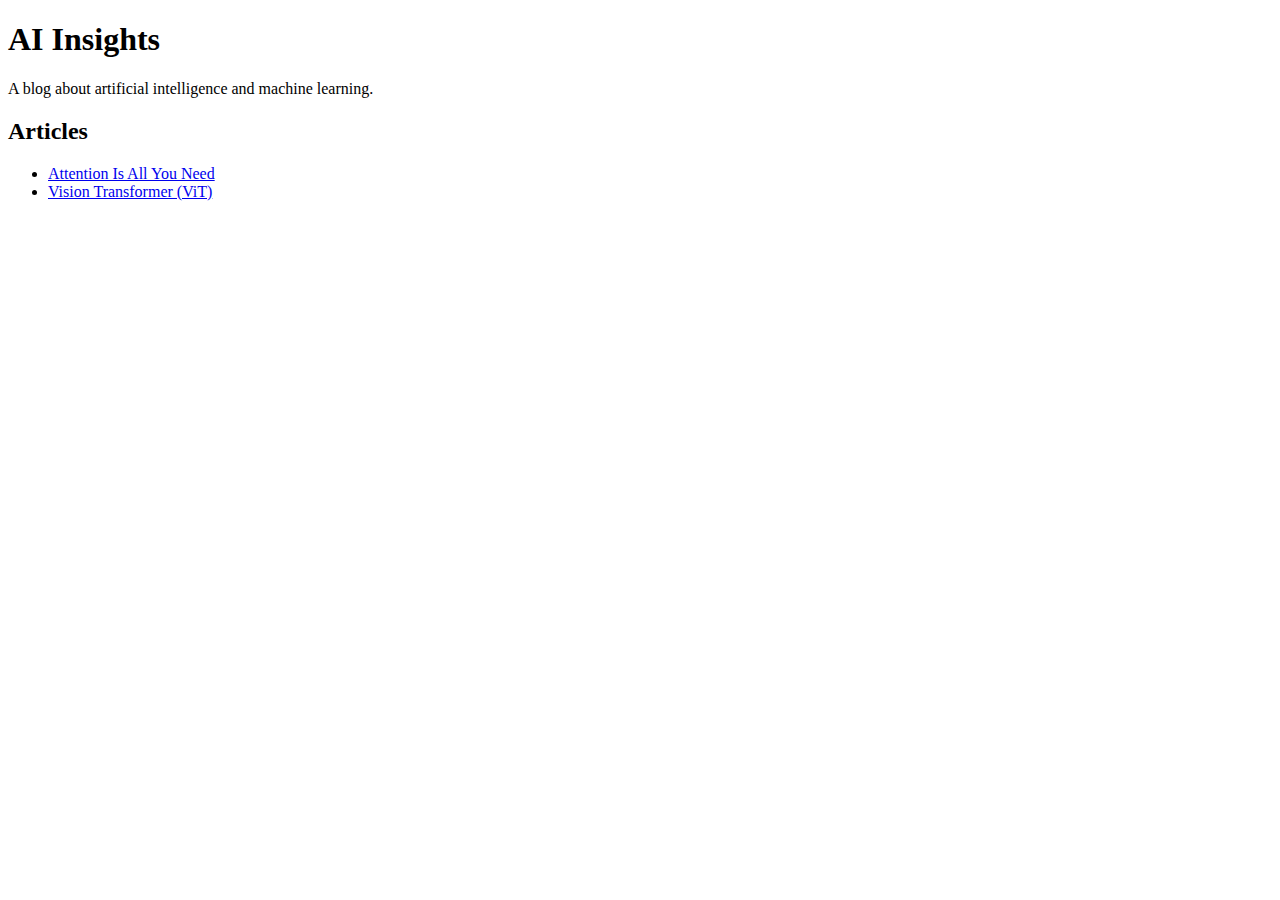
<file: lab_1/blogwebsite/index.html>
<!doctype html>
<html lang="en">
  <head>
    <meta charset="UTF-8" />
    <meta name="viewport" content="width=device-width, initial-scale=1.0" />
    <title>AI Insights</title>
  </head>
  <body>
    <h1>AI Insights</h1>
    <p>A blog about artificial intelligence and machine learning.</p>

    <h2>Articles</h2>
    <ul>
      <li>
        <a href="./attention-is-all-you-need.html">Attention Is All You Need</a>
      </li>
      <li><a href="./vision-transformer.html">Vision Transformer (ViT)</a></li>
    </ul>
  </body>
</html>
</file>
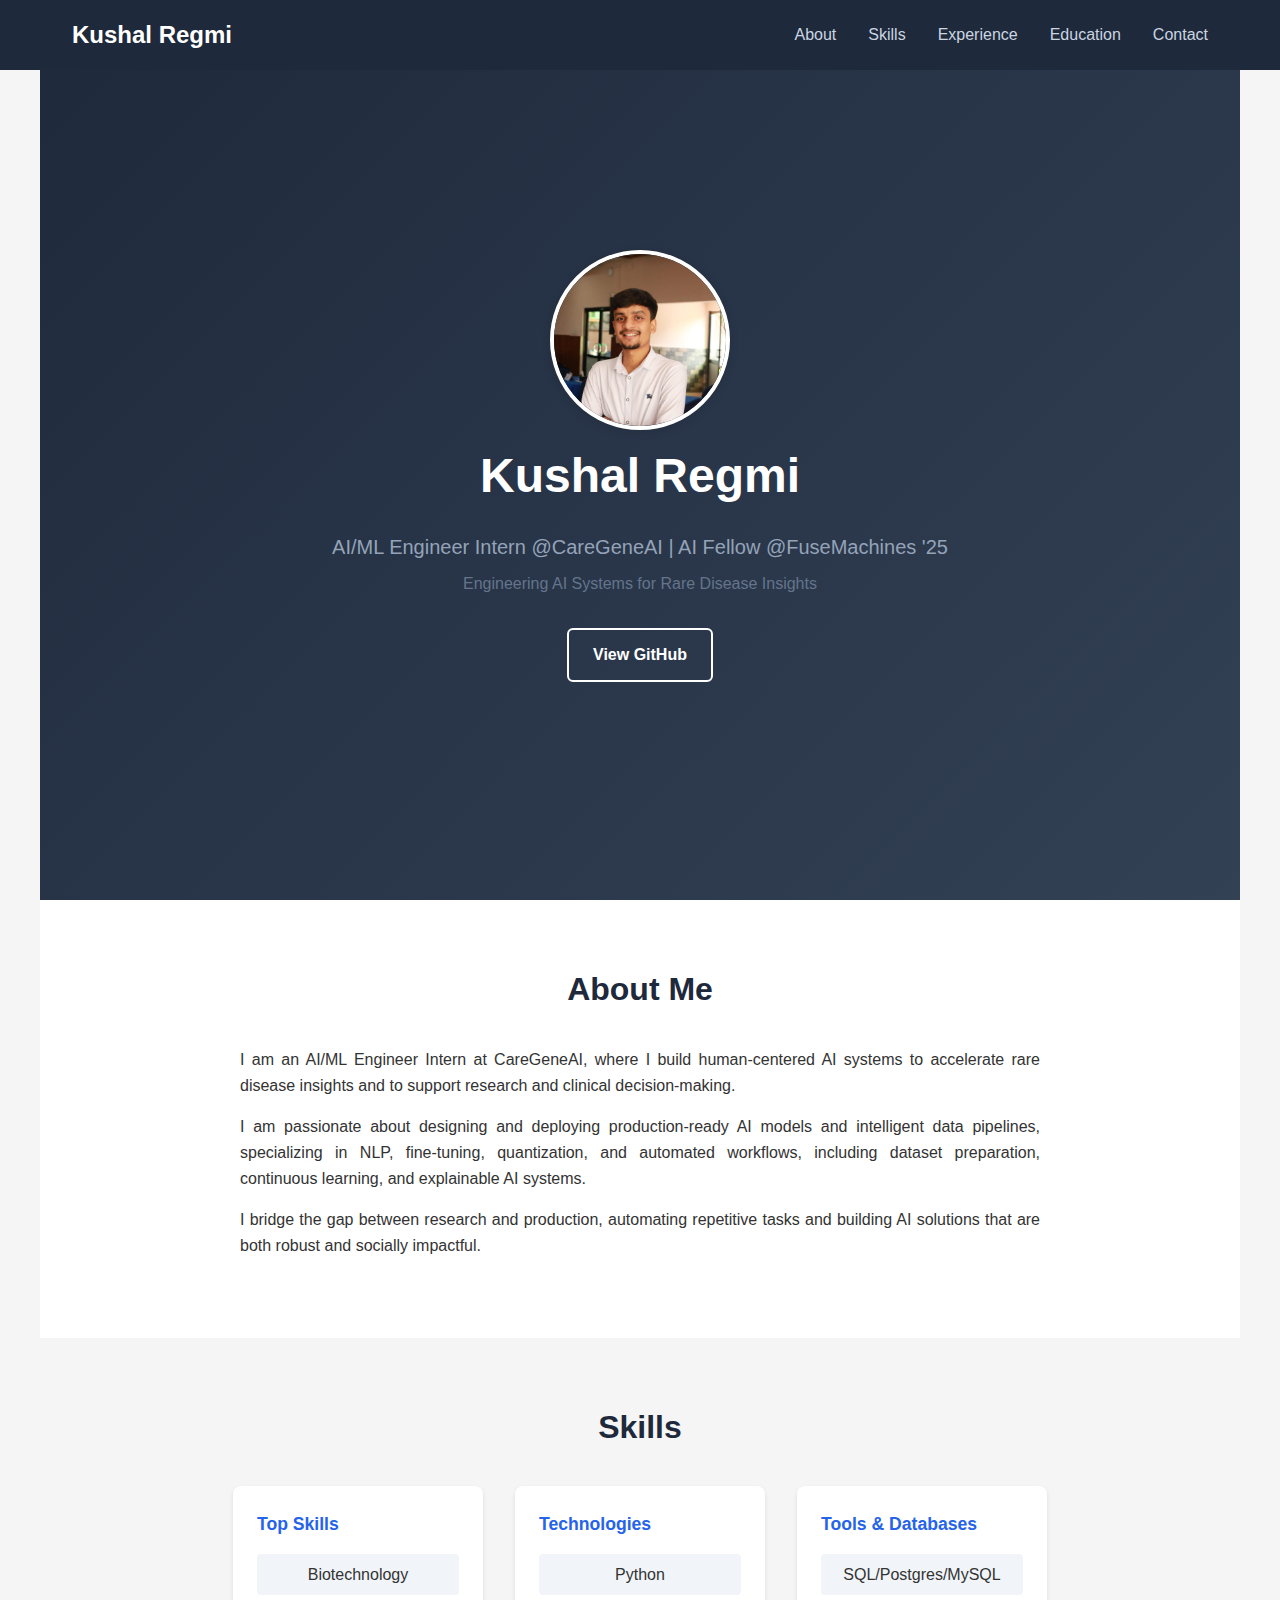
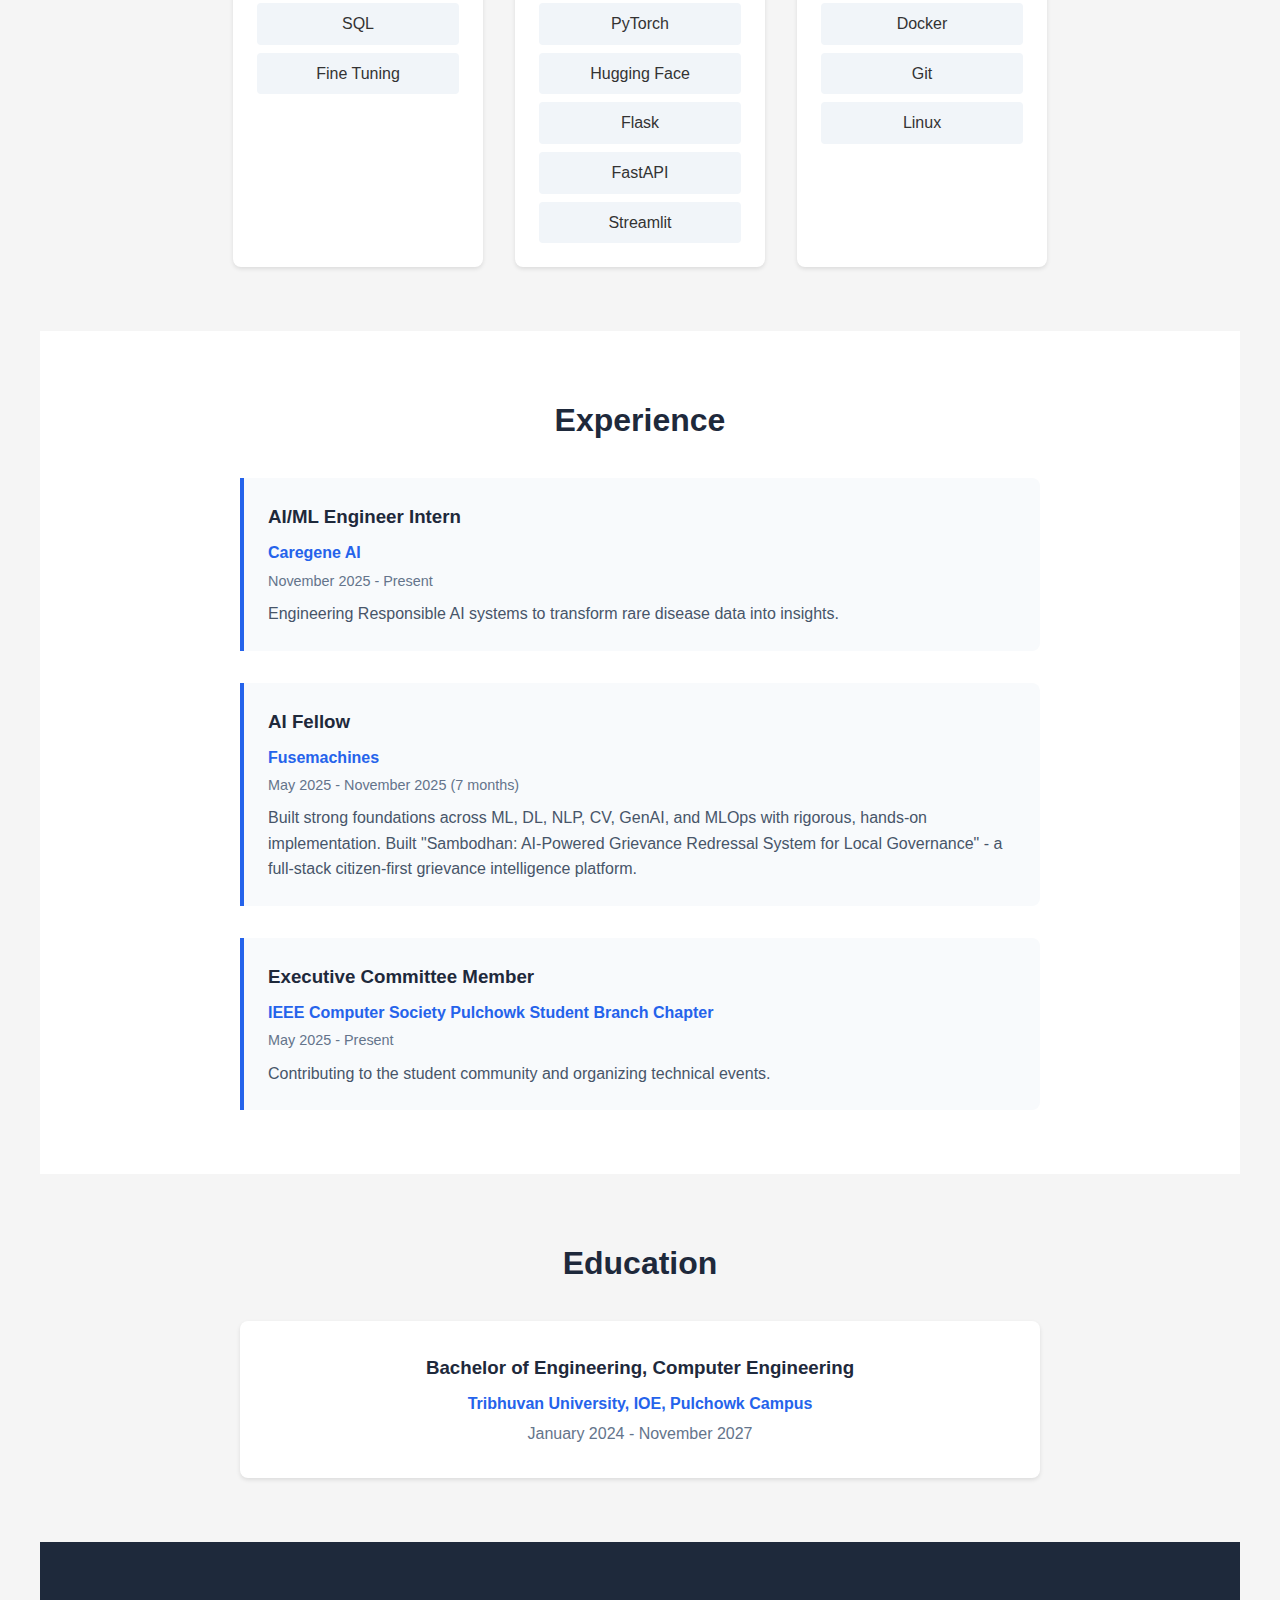
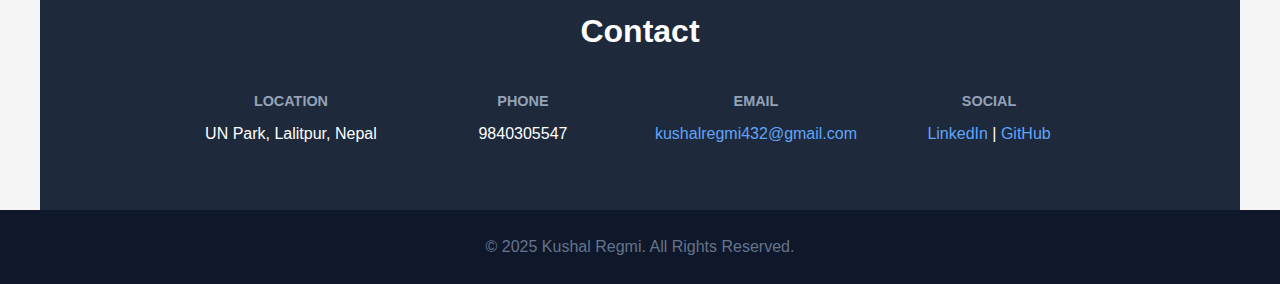
<file: lab_1/portfolio/index.html>
<!DOCTYPE html>
<html lang="en">
  <head>
    <meta charset="UTF-8" />
    <meta name="viewport" content="width=device-width, initial-scale=1.0" />

    <meta
      name="description"
      content="Kushal Regmi - AI/ML Engineer Portfolio"
    />
    <title>Kushal Regmi | AI/ML Engineer</title>
    <link rel="stylesheet" href="styles.css" />
  </head>
  <body>
    <!-- Header Section -->
    <header>
      <nav>
        <div class="logo">Kushal Regmi</div>
        <ul class="nav-links">
          <li><a href="#about">About</a></li>
          <li><a href="#skills">Skills</a></li>
          <li><a href="#experience">Experience</a></li>
          <li><a href="#education">Education</a></li>
          <li><a href="#contact">Contact</a></li>
        </ul>
      </nav>
    </header>

    <!-- Hero Section -->
    <section id="hero">
      <div class="hero-content">
        <img
          src="./my_profile.jpeg"
          alt="Kushal Regmi"
          class="profile-img"
          style="
            border-radius: 50%;
            width: 180px;
            height: 180px;
            object-fit: cover;
            border: 4px solid white;
            box-shadow: 0 2px 10px rgba(0, 0, 0, 0.1);
          "
        />

        <h1>Kushal Regmi</h1>
        <p class="tagline">
          AI/ML Engineer Intern @CareGeneAI | AI Fellow @FuseMachines '25
        </p>
        <p class="subtitle">Engineering AI Systems for Rare Disease Insights</p>
        <div class="hero-buttons">
          <a
            href="https://github.com/KushalRegmi61"
            target="_blank"
            class="btn btn-secondary"
            >View GitHub</a
          >
        </div>
      </div>
    </section>

    <!-- About Section -->
    <section id="about">
      <h2>About Me</h2>
      <div class="about-content">
        <p>
          I am an AI/ML Engineer Intern at CareGeneAI, where I build
          human-centered AI systems to accelerate rare disease insights and to
          support research and clinical decision-making.
        </p>
        <p>
          I am passionate about designing and deploying production-ready AI
          models and intelligent data pipelines, specializing in NLP,
          fine-tuning, quantization, and automated workflows, including dataset
          preparation, continuous learning, and explainable AI systems.
        </p>
        <p>
          I bridge the gap between research and production, automating
          repetitive tasks and building AI solutions that are both robust and
          socially impactful.
        </p>
      </div>
    </section>

    <!-- Skills Section -->
    <section id="skills">
      <h2>Skills</h2>
      <div class="skills-container">
        <div class="skill-category">
          <h3>Top Skills</h3>
          <ul>
            <li>Biotechnology</li>
            <li>SQL</li>
            <li>Fine Tuning</li>
          </ul>
        </div>
        <div class="skill-category">
          <h3>Technologies</h3>
          <ul>
            <li>Python</li>
            <li>PyTorch</li>
            <li>Hugging Face</li>
            <li>Flask</li>
            <li>FastAPI</li>
            <li>Streamlit</li>
          </ul>
        </div>
        <div class="skill-category">
          <h3>Tools & Databases</h3>
          <ul>
            <li>SQL/Postgres/MySQL</li>
            <li>Docker</li>
            <li>Git</li>
            <li>Linux</li>
          </ul>
        </div>
      </div>
    </section>

    <!-- Experience Section -->
    <section id="experience">
      <h2>Experience</h2>
      <div class="experience-container">
        <div class="experience-item">
          <h3>AI/ML Engineer Intern</h3>
          <p class="company">Caregene AI</p>
          <p class="duration">November 2025 - Present</p>
          <p class="description">
            Engineering Responsible AI systems to transform rare disease data
            into insights.
          </p>
        </div>
        <div class="experience-item">
          <h3>AI Fellow</h3>
          <p class="company">Fusemachines</p>
          <p class="duration">May 2025 - November 2025 (7 months)</p>
          <p class="description">
            Built strong foundations across ML, DL, NLP, CV, GenAI, and MLOps
            with rigorous, hands-on implementation. Built "Sambodhan: AI-Powered
            Grievance Redressal System for Local Governance" - a full-stack
            citizen-first grievance intelligence platform.
          </p>
        </div>
        <div class="experience-item">
          <h3>Executive Committee Member</h3>
          <p class="company">
            IEEE Computer Society Pulchowk Student Branch Chapter
          </p>
          <p class="duration">May 2025 - Present</p>
          <p class="description">
            Contributing to the student community and organizing technical
            events.
          </p>
        </div>
      </div>
    </section>

    <!-- Education Section -->
    <section id="education">
      <h2>Education</h2>
      <div class="education-item">
        <h3>Bachelor of Engineering, Computer Engineering</h3>
        <p class="institution">Tribhuvan University, IOE, Pulchowk Campus</p>
        <p class="duration">January 2024 - November 2027</p>
      </div>
    </section>

    <!-- Contact Section -->
    <section id="contact">
      <h2>Contact</h2>
      <div class="contact-container">
        <div class="contact-item">
          <h3>Location</h3>
          <p>UN Park, Lalitpur, Nepal</p>
        </div>
        <div class="contact-item">
          <h3>Phone</h3>
          <p>9840305547</p>
        </div>
        <div class="contact-item">
          <h3>Email</h3>
          <p>
            <a href="mailto:kushalregmi432@gmail.com"
              >kushalregmi432@gmail.com</a
            >
          </p>
        </div>
        <div class="contact-item">
          <h3>Social</h3>
          <p>
            <a
              href="https://www.linkedin.com/in/kushalregmi-0b88a42aa"
              target="_blank"
              >LinkedIn</a
            >
            |
            <a href="https://github.com/KushalRegmi61" target="_blank"
              >GitHub</a
            >
          </p>
        </div>
      </div>
    </section>

    <!-- Footer -->
    <footer>
      <p>&copy; 2025 Kushal Regmi. All Rights Reserved.</p>
    </footer>
  </body>
</html>
</file>
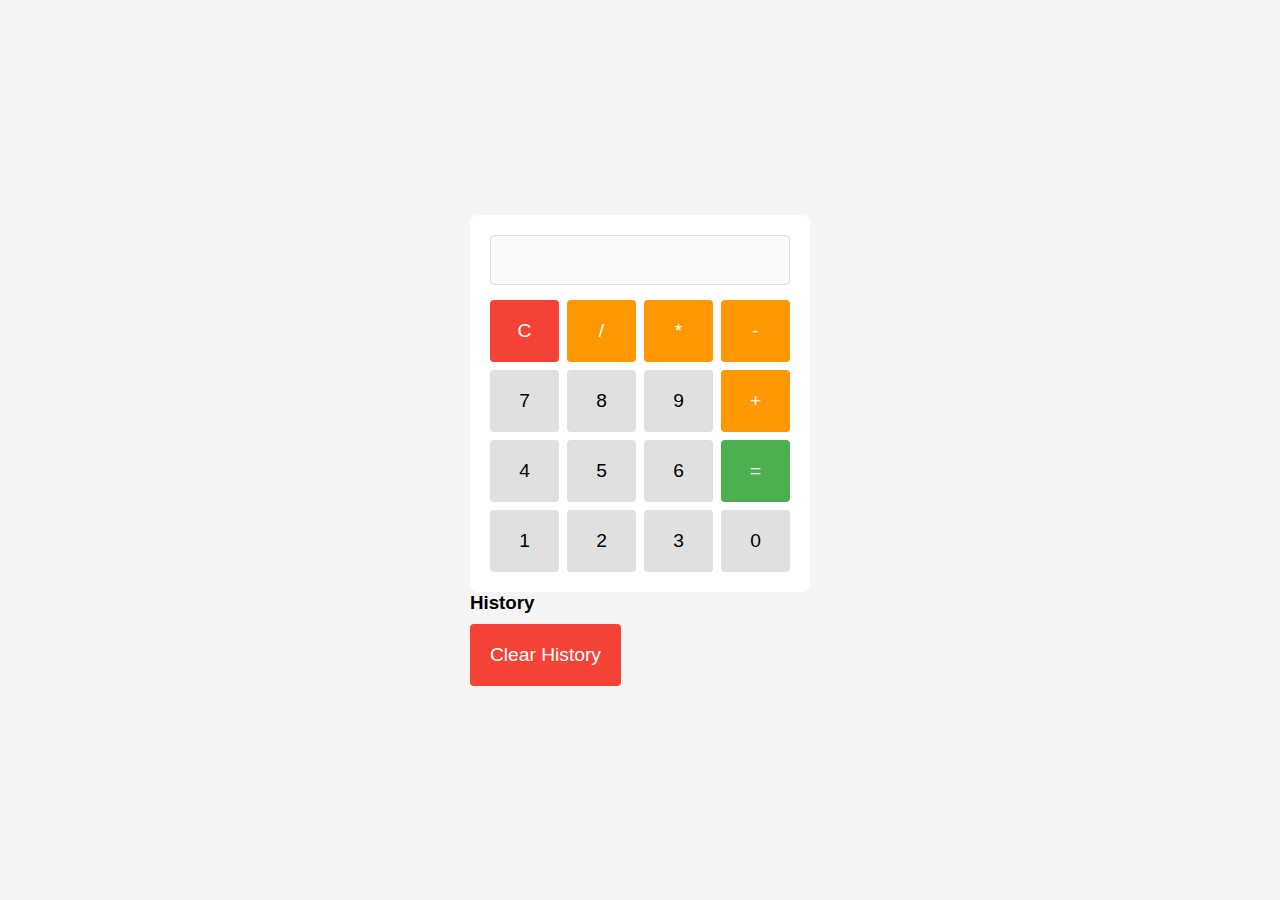
<file: lab_2/claculator/index.html>
<html>
  <head></head>
  <link rel="stylesheet" href="styles.css" />
  <body>
    <div class="container">
      <div class="calculator">
        <input type="text" id="display" class="display" disabled />
        <div class="buttons">
          <button class="button clear" onclick="clearDisplay()">C</button>
          <button class="button operator" onclick="appendOperation('/')">
            /
          </button>
          <button class="button operator" onclick="appendOperation('*')">
            *
          </button>
          <button class="button operator" onclick="appendOperation('-')">
            -
          </button>

          <button class="button" onclick="appendNumber('7')">7</button>
          <button class="button" onclick="appendNumber('8')">8</button>
          <button class="button" onclick="appendNumber('9')">9</button>
          <button class="button operator" onclick="appendOperation('+')">
            +
          </button>

          <button class="button" onclick="appendNumber('4')">4</button>
          <button class="button" onclick="appendNumber('5')">5</button>
          <button class="button" onclick="appendNumber('6')">6</button>
          <button class="button equal" onclick="calculate()">=</button>

          <button class="button" onclick="appendNumber('1')">1</button>
          <button class="button" onclick="appendNumber('2')">2</button>
          <button class="button" onclick="appendNumber('3')">3</button>
          <button class="button" onclick="appendNumber('0')">0</button>
        </div>
      </div>
      <div class="history-container">
        <h3>History</h3>
        <ul id="history-list"></ul>
        <button class="button clear" onclick="clearHistory()">
          Clear History
        </button>
      </div>
    </div>
    <script src="index.js"></script>
  </body>
</html>
</file>
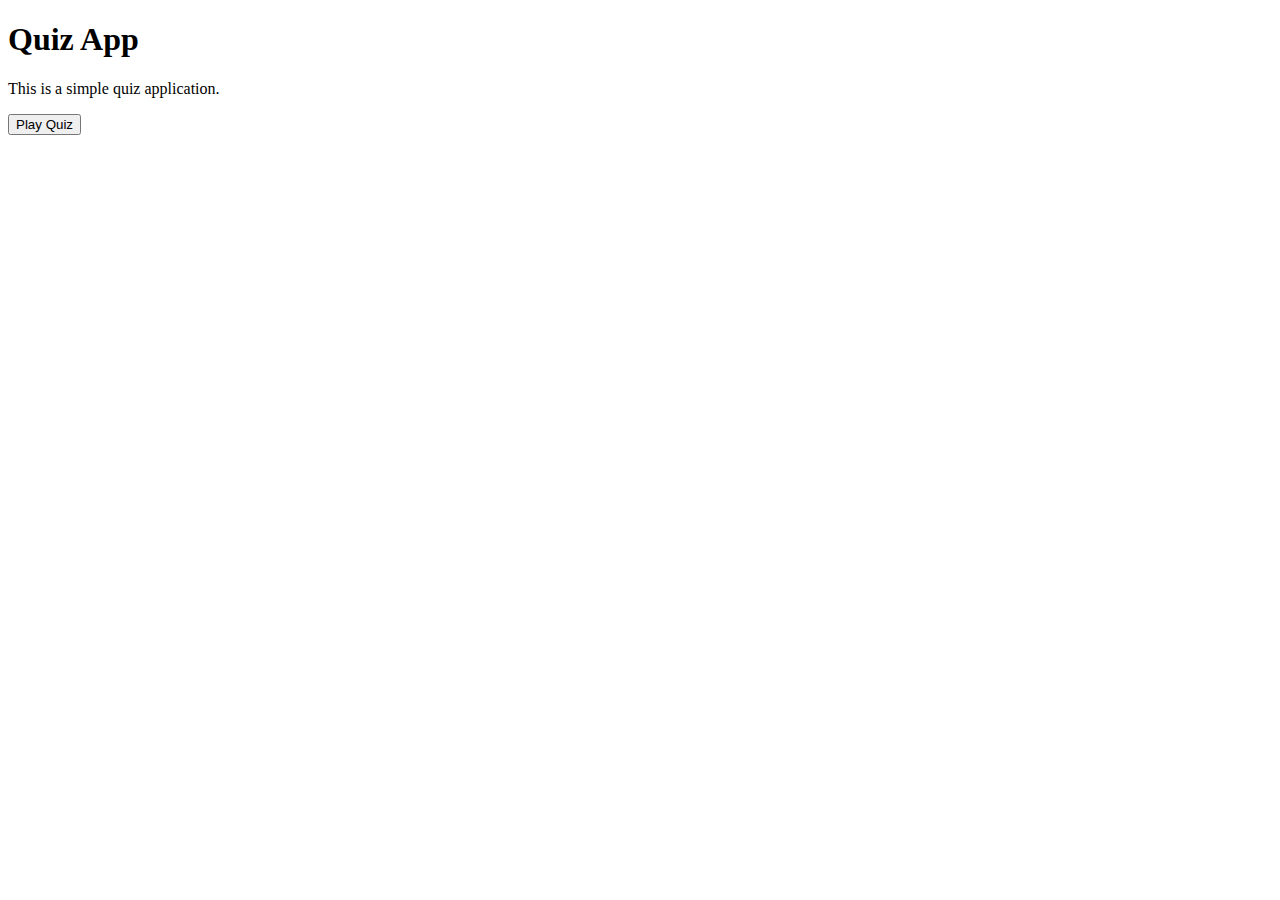
<file: lab_2/quiz_app/index.html>
<!doctype html>
<html lang="en">
  <head>
    <meta charset="UTF-8" />
    <meta name="viewport" content="width=device-width, initial-scale=1.0" />
    <title>Quiz App</title>
  </head>
  <body>
    <h1>Quiz App</h1>
    <p>This is a simple quiz application.</p>

    <!-- play quiz button -->
    <button id="play-quiz">Play Quiz</button>

    <div id="questions-container"></div>

    <div id="result"></div>

    <script src="index.js"></script>
  </body>
</html>
</file>
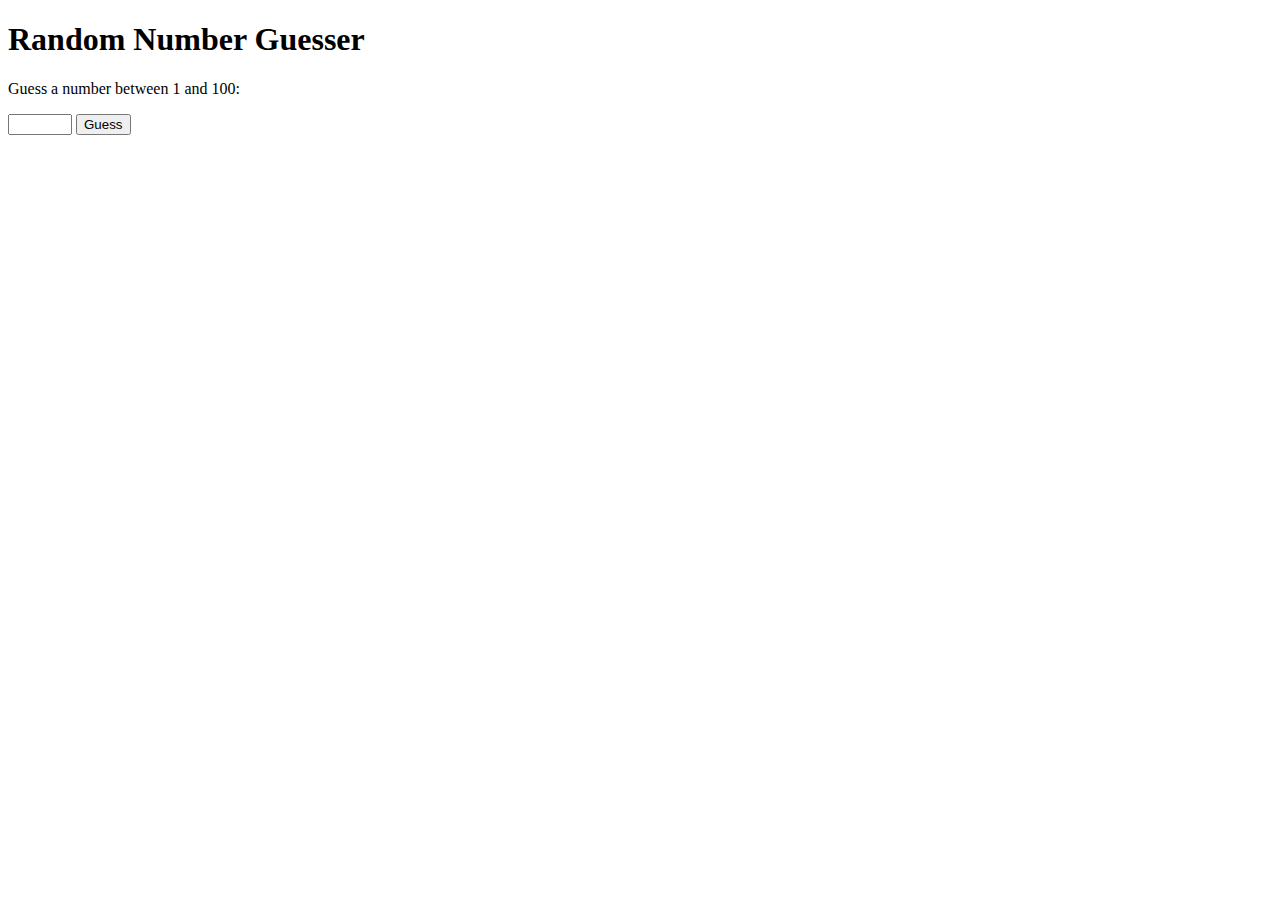
<file: lab_2/random_number_generator/index.html>
<!doctype html>
<html lang="en">
  <head>
    <meta charset="UTF-8" />
    <meta name="viewport" content="width=device-width, initial-scale=1.0" />
    <title>Random Number Guesser</title>
  </head>
  <body>
    <h1>Random Number Guesser</h1>
    <p>Guess a number between 1 and 100:</p>
    <input type="number" id="guess-input" min="1" max="100" />
    <button id="guess-button">Guess</button>

    <!-- Result for js.  -->
    <div id="result"></div>

    <script src="index.js"></script>
  </body>
</html>
</file>
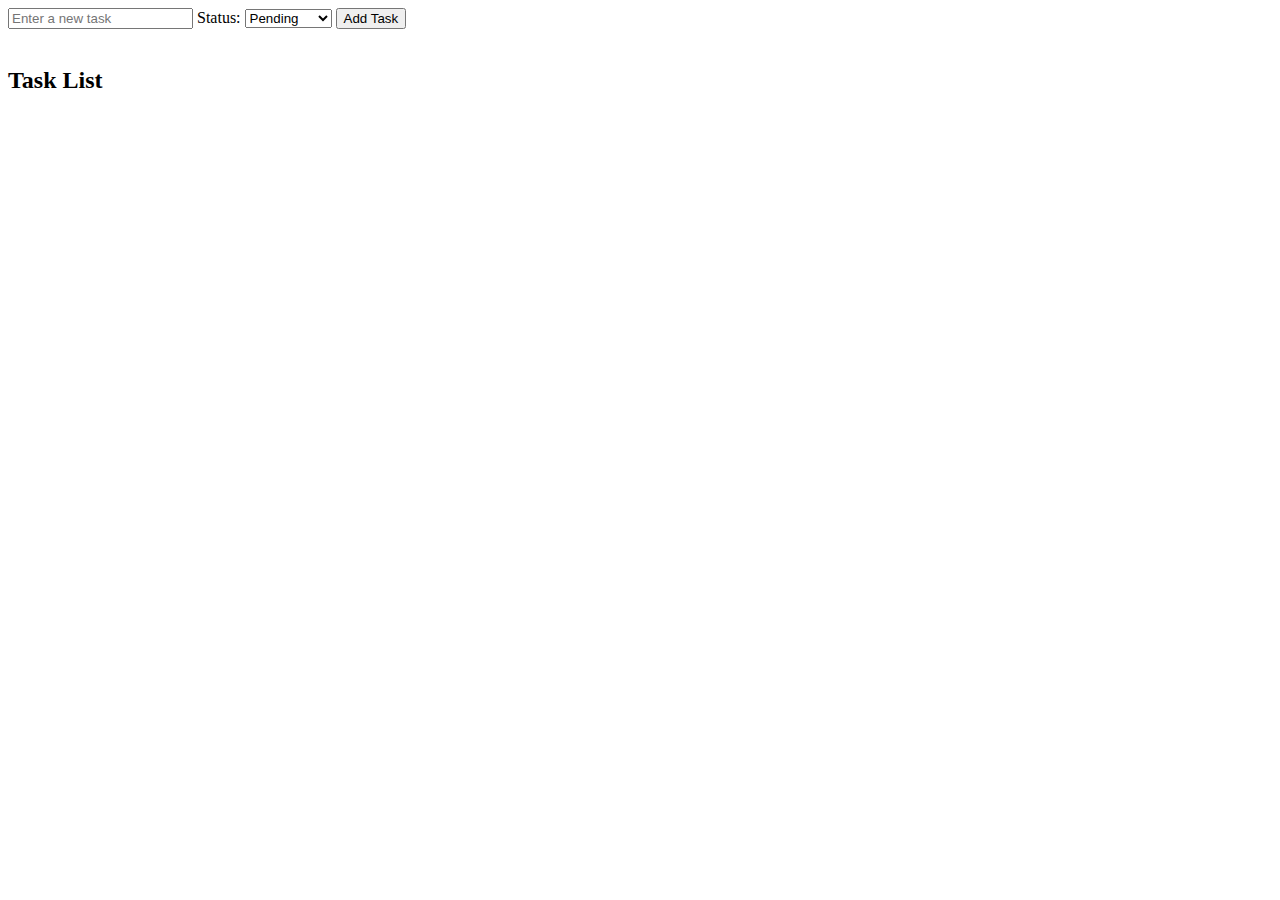
<file: lab_2/todo_list/index.html>
<!doctype html>
<html lang="en">
  <head>
    <meta charset="UTF-8" />
    <meta name="viewport" content="width=device-width, initial-scale=1.0" />
    <title>Todo List</title>
    <style></style>
  </head>
  <body>
    <div class="add-task">
      <input type="text" id="task-input" placeholder="Enter a new task" />
      <!-- TASK STATUS PLACEHOLDER FOR PENDING/COMPLETED -->
      <label for="task-status">Status:</label>
      <select id="task-status" name="task-status">
        <option value="pending">Pending</option>
        <option value="completed">Completed</option>
      </select>

      <button id="add-task-button">Add Task</button>
    </div>

    <br />
    <div class="task-list">
      <h2>Task List</h2>

      <!-- Hidden Filter Label -->
      <label for="task-filter" style="display: none">Show Tasks</label>
      <select id="task-filter" name="task-filter" style="display: none">
        <option value="all">All</option>
        <option value="pending">Pending</option>
        <option value="completed">Completed</option>
      </select>

      <ul id="tasks-ul">
        <!-- TASK ITEMS WILL BE ADDED HERE -->
      </ul>
    </div>

    <script src="index.js"></script>
  </body>
</html>
</file>
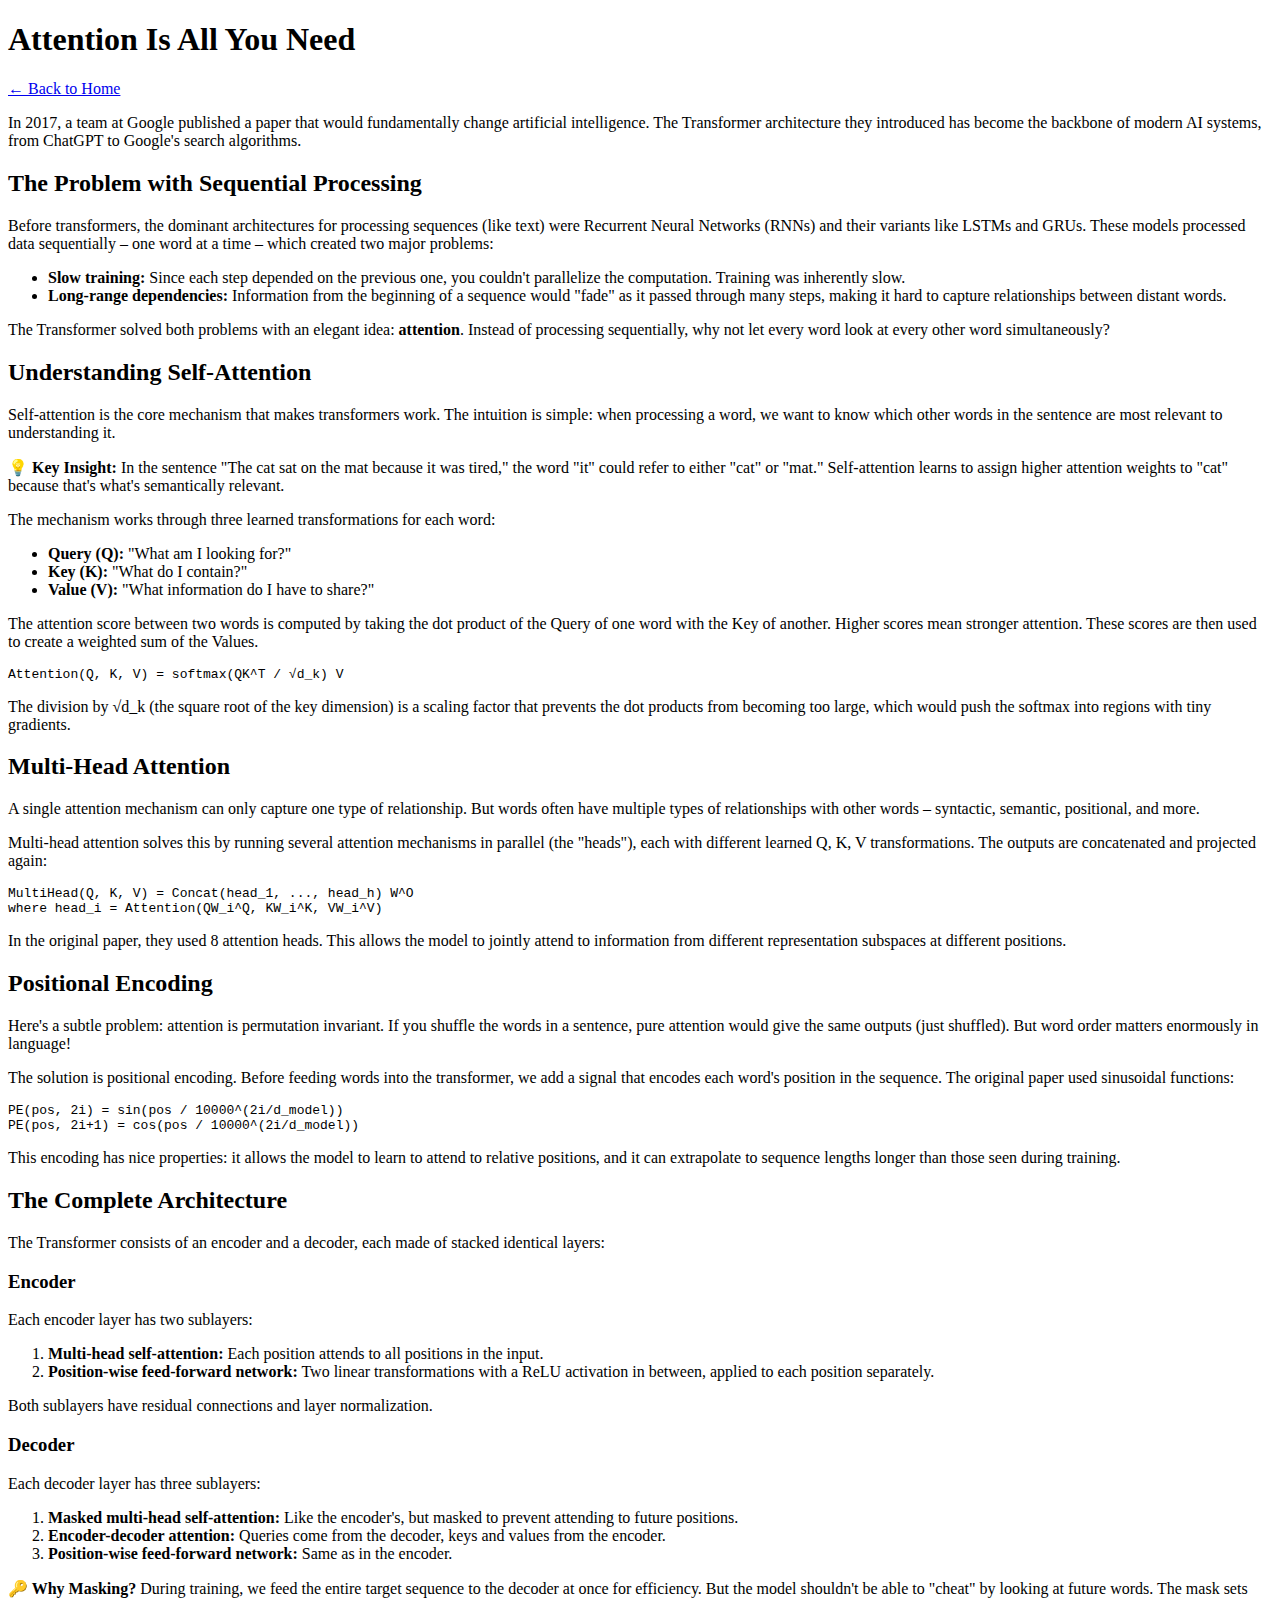
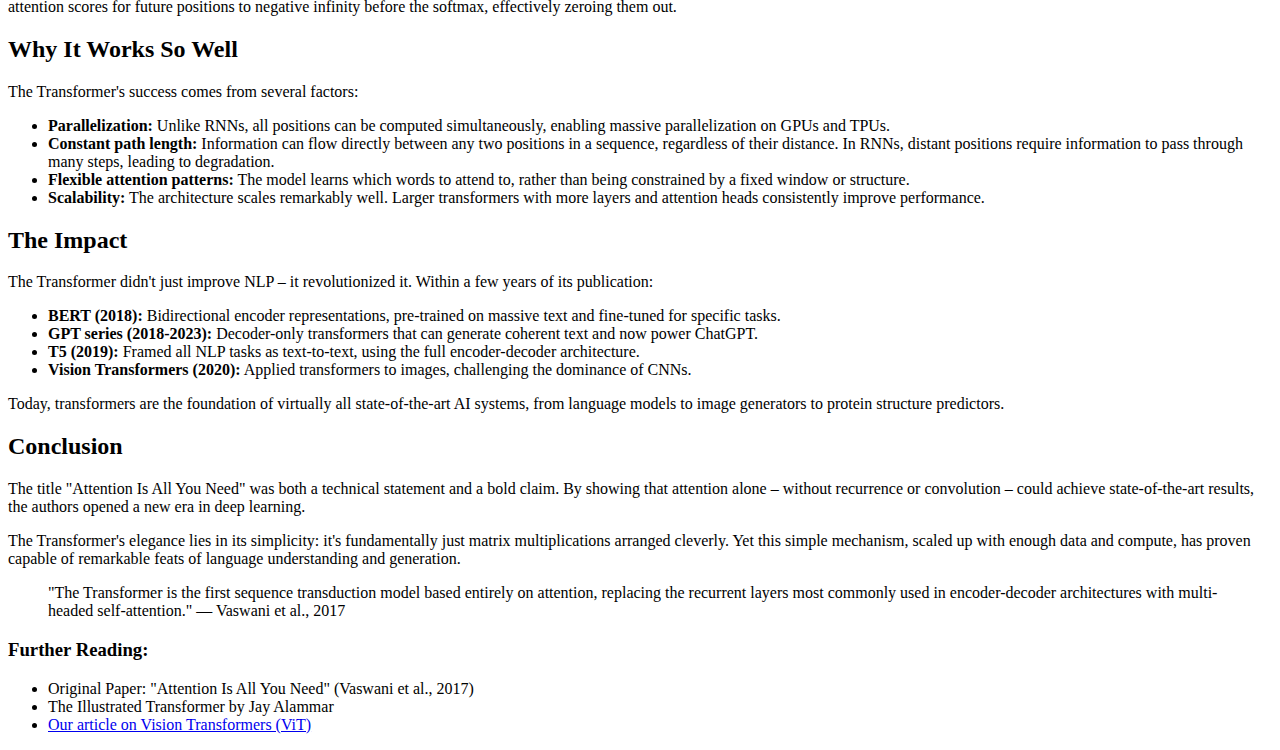
<file: lab_1/blogwebsite/attention-is-all-you-need.html>
<!doctype html>
<html lang="en">
  <head>
    <meta charset="UTF-8" />
    <meta name="viewport" content="width=device-width, initial-scale=1.0" />
    <title>Attention Is All You Need</title>
  </head>
  <body>
    <h1>Attention Is All You Need</h1>
    <p><a href="index.html">← Back to Home</a></p>

    <p>
      In 2017, a team at Google published a paper that would fundamentally
      change artificial intelligence. The Transformer architecture they
      introduced has become the backbone of modern AI systems, from ChatGPT to
      Google's search algorithms.
    </p>

    <h2>The Problem with Sequential Processing</h2>
    <p>
      Before transformers, the dominant architectures for processing sequences
      (like text) were Recurrent Neural Networks (RNNs) and their variants like
      LSTMs and GRUs. These models processed data sequentially – one word at a
      time – which created two major problems:
    </p>

    <ul>
      <li>
        <strong>Slow training:</strong> Since each step depended on the previous
        one, you couldn't parallelize the computation. Training was inherently
        slow.
      </li>
      <li>
        <strong>Long-range dependencies:</strong> Information from the beginning
        of a sequence would "fade" as it passed through many steps, making it
        hard to capture relationships between distant words.
      </li>
    </ul>

    <p>
      The Transformer solved both problems with an elegant idea:
      <strong>attention</strong>. Instead of processing sequentially, why not
      let every word look at every other word simultaneously?
    </p>

    <h2>Understanding Self-Attention</h2>

    <p>
      Self-attention is the core mechanism that makes transformers work. The
      intuition is simple: when processing a word, we want to know which other
      words in the sentence are most relevant to understanding it.
    </p>

    <p>
      <strong>💡 Key Insight:</strong> In the sentence "The cat sat on the mat
      because it was tired," the word "it" could refer to either "cat" or "mat."
      Self-attention learns to assign higher attention weights to "cat" because
      that's what's semantically relevant.
    </p>

    <p>
      The mechanism works through three learned transformations for each word:
    </p>

    <ul>
      <li><strong>Query (Q):</strong> "What am I looking for?"</li>
      <li><strong>Key (K):</strong> "What do I contain?"</li>
      <li>
        <strong>Value (V):</strong> "What information do I have to share?"
      </li>
    </ul>

    <p>
      The attention score between two words is computed by taking the dot
      product of the Query of one word with the Key of another. Higher scores
      mean stronger attention. These scores are then used to create a weighted
      sum of the Values.
    </p>

    <pre>Attention(Q, K, V) = softmax(QK^T / √d_k) V</pre>

    <p>
      The division by √d_k (the square root of the key dimension) is a scaling
      factor that prevents the dot products from becoming too large, which would
      push the softmax into regions with tiny gradients.
    </p>

    <h2>Multi-Head Attention</h2>

    <p>
      A single attention mechanism can only capture one type of relationship.
      But words often have multiple types of relationships with other words –
      syntactic, semantic, positional, and more.
    </p>

    <p>
      Multi-head attention solves this by running several attention mechanisms
      in parallel (the "heads"), each with different learned Q, K, V
      transformations. The outputs are concatenated and projected again:
    </p>

    <pre>
MultiHead(Q, K, V) = Concat(head_1, ..., head_h) W^O
where head_i = Attention(QW_i^Q, KW_i^K, VW_i^V)</pre
    >

    <p>
      In the original paper, they used 8 attention heads. This allows the model
      to jointly attend to information from different representation subspaces
      at different positions.
    </p>

    <h2>Positional Encoding</h2>

    <p>
      Here's a subtle problem: attention is permutation invariant. If you
      shuffle the words in a sentence, pure attention would give the same
      outputs (just shuffled). But word order matters enormously in language!
    </p>

    <p>
      The solution is positional encoding. Before feeding words into the
      transformer, we add a signal that encodes each word's position in the
      sequence. The original paper used sinusoidal functions:
    </p>

    <pre>
PE(pos, 2i) = sin(pos / 10000^(2i/d_model))
PE(pos, 2i+1) = cos(pos / 10000^(2i/d_model))</pre
    >

    <p>
      This encoding has nice properties: it allows the model to learn to attend
      to relative positions, and it can extrapolate to sequence lengths longer
      than those seen during training.
    </p>

    <h2>The Complete Architecture</h2>

    <p>
      The Transformer consists of an encoder and a decoder, each made of stacked
      identical layers:
    </p>

    <h3>Encoder</h3>
    <p>Each encoder layer has two sublayers:</p>
    <ol>
      <li>
        <strong>Multi-head self-attention:</strong> Each position attends to all
        positions in the input.
      </li>
      <li>
        <strong>Position-wise feed-forward network:</strong> Two linear
        transformations with a ReLU activation in between, applied to each
        position separately.
      </li>
    </ol>
    <p>Both sublayers have residual connections and layer normalization.</p>

    <h3>Decoder</h3>
    <p>Each decoder layer has three sublayers:</p>
    <ol>
      <li>
        <strong>Masked multi-head self-attention:</strong> Like the encoder's,
        but masked to prevent attending to future positions.
      </li>
      <li>
        <strong>Encoder-decoder attention:</strong> Queries come from the
        decoder, keys and values from the encoder.
      </li>
      <li>
        <strong>Position-wise feed-forward network:</strong> Same as in the
        encoder.
      </li>
    </ol>

    <p>
      <strong>🔑 Why Masking?</strong> During training, we feed the entire
      target sequence to the decoder at once for efficiency. But the model
      shouldn't be able to "cheat" by looking at future words. The mask sets
      attention scores for future positions to negative infinity before the
      softmax, effectively zeroing them out.
    </p>

    <h2>Why It Works So Well</h2>

    <p>The Transformer's success comes from several factors:</p>

    <ul>
      <li>
        <strong>Parallelization:</strong> Unlike RNNs, all positions can be
        computed simultaneously, enabling massive parallelization on GPUs and
        TPUs.
      </li>
      <li>
        <strong>Constant path length:</strong> Information can flow directly
        between any two positions in a sequence, regardless of their distance.
        In RNNs, distant positions require information to pass through many
        steps, leading to degradation.
      </li>
      <li>
        <strong>Flexible attention patterns:</strong> The model learns which
        words to attend to, rather than being constrained by a fixed window or
        structure.
      </li>
      <li>
        <strong>Scalability:</strong> The architecture scales remarkably well.
        Larger transformers with more layers and attention heads consistently
        improve performance.
      </li>
    </ul>

    <h2>The Impact</h2>

    <p>
      The Transformer didn't just improve NLP – it revolutionized it. Within a
      few years of its publication:
    </p>

    <ul>
      <li>
        <strong>BERT (2018):</strong> Bidirectional encoder representations,
        pre-trained on massive text and fine-tuned for specific tasks.
      </li>
      <li>
        <strong>GPT series (2018-2023):</strong> Decoder-only transformers that
        can generate coherent text and now power ChatGPT.
      </li>
      <li>
        <strong>T5 (2019):</strong> Framed all NLP tasks as text-to-text, using
        the full encoder-decoder architecture.
      </li>
      <li>
        <strong>Vision Transformers (2020):</strong> Applied transformers to
        images, challenging the dominance of CNNs.
      </li>
    </ul>

    <p>
      Today, transformers are the foundation of virtually all state-of-the-art
      AI systems, from language models to image generators to protein structure
      predictors.
    </p>

    <h2>Conclusion</h2>

    <p>
      The title "Attention Is All You Need" was both a technical statement and a
      bold claim. By showing that attention alone – without recurrence or
      convolution – could achieve state-of-the-art results, the authors opened a
      new era in deep learning.
    </p>

    <p>
      The Transformer's elegance lies in its simplicity: it's fundamentally just
      matrix multiplications arranged cleverly. Yet this simple mechanism,
      scaled up with enough data and compute, has proven capable of remarkable
      feats of language understanding and generation.
    </p>

    <blockquote>
      "The Transformer is the first sequence transduction model based entirely
      on attention, replacing the recurrent layers most commonly used in
      encoder-decoder architectures with multi-headed self-attention." — Vaswani
      et al., 2017
    </blockquote>

    <h3>Further Reading:</h3>
    <ul>
      <li>
        Original Paper: "Attention Is All You Need" (Vaswani et al., 2017)
      </li>
      <li>The Illustrated Transformer by Jay Alammar</li>
      <li>
        <a href="vision-transformer.html"
          >Our article on Vision Transformers (ViT)</a
        >
      </li>
    </ul>
  </body>
</html>
</file>
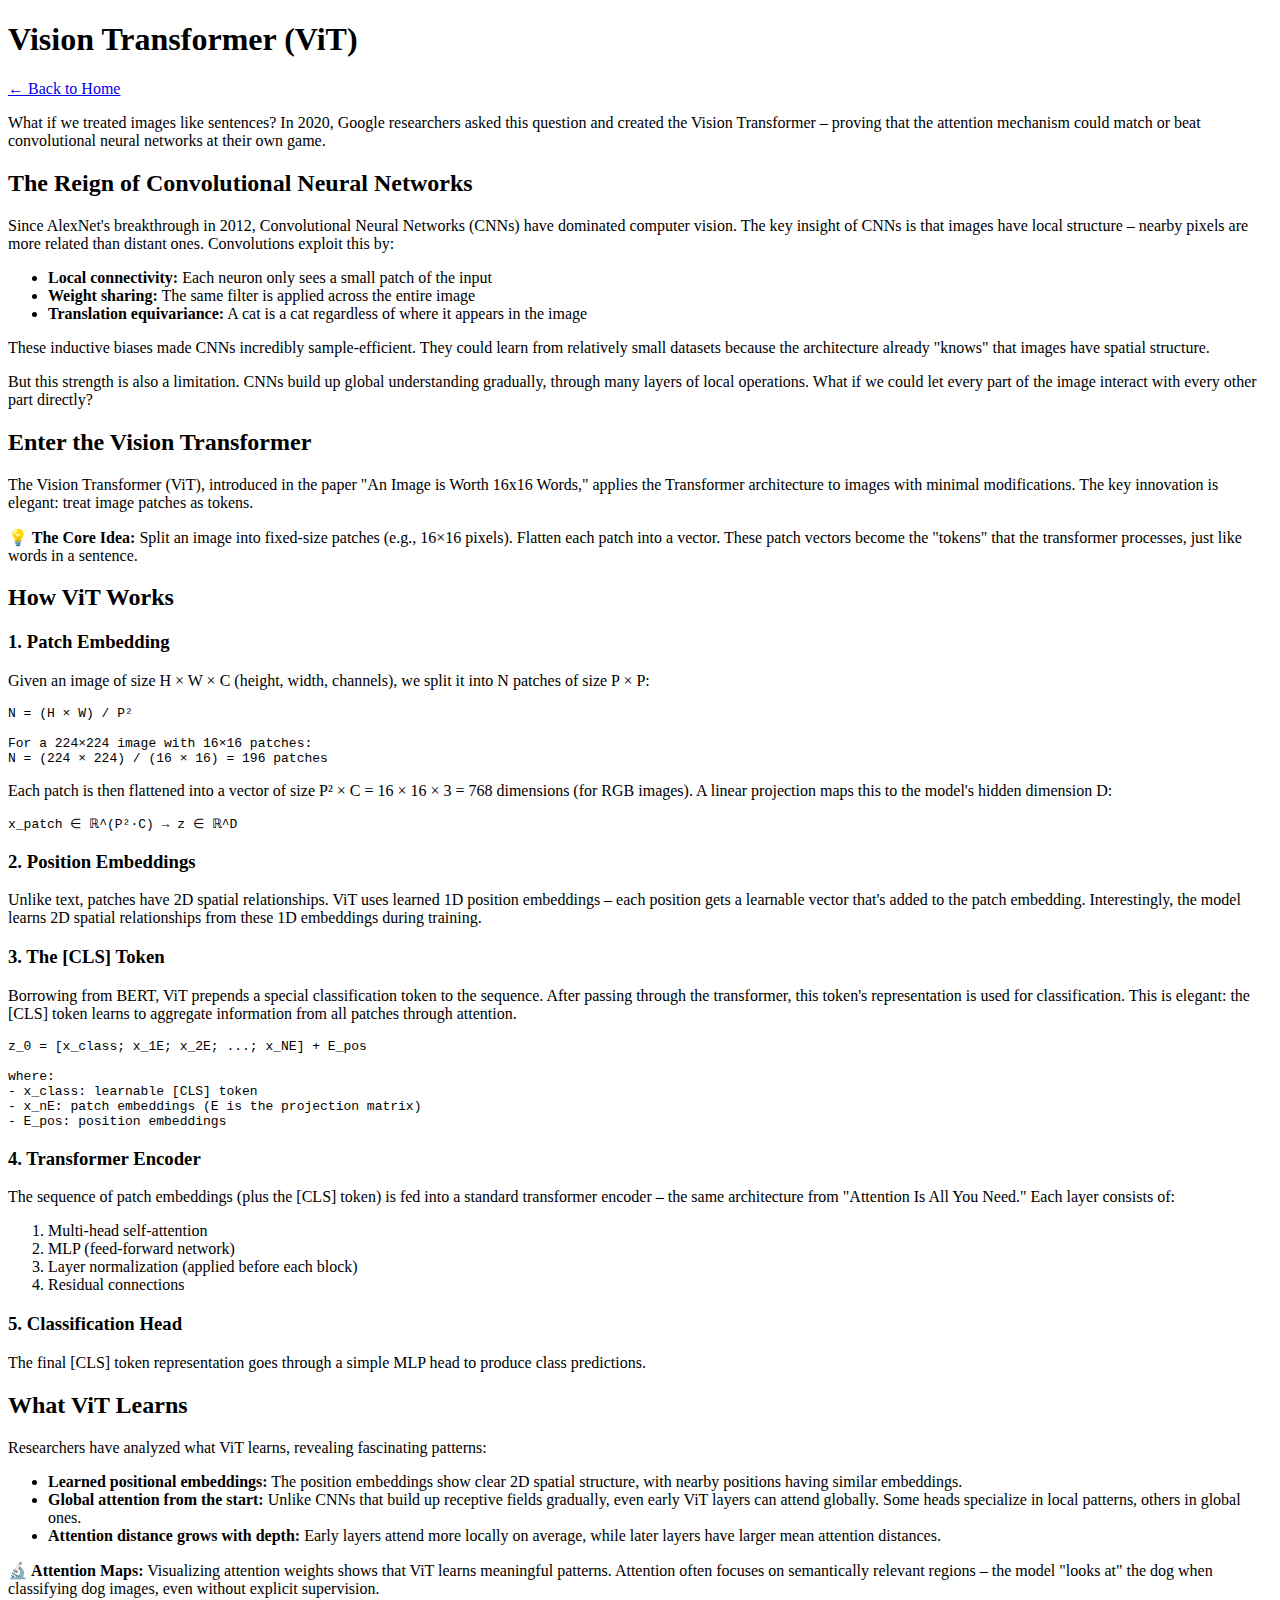
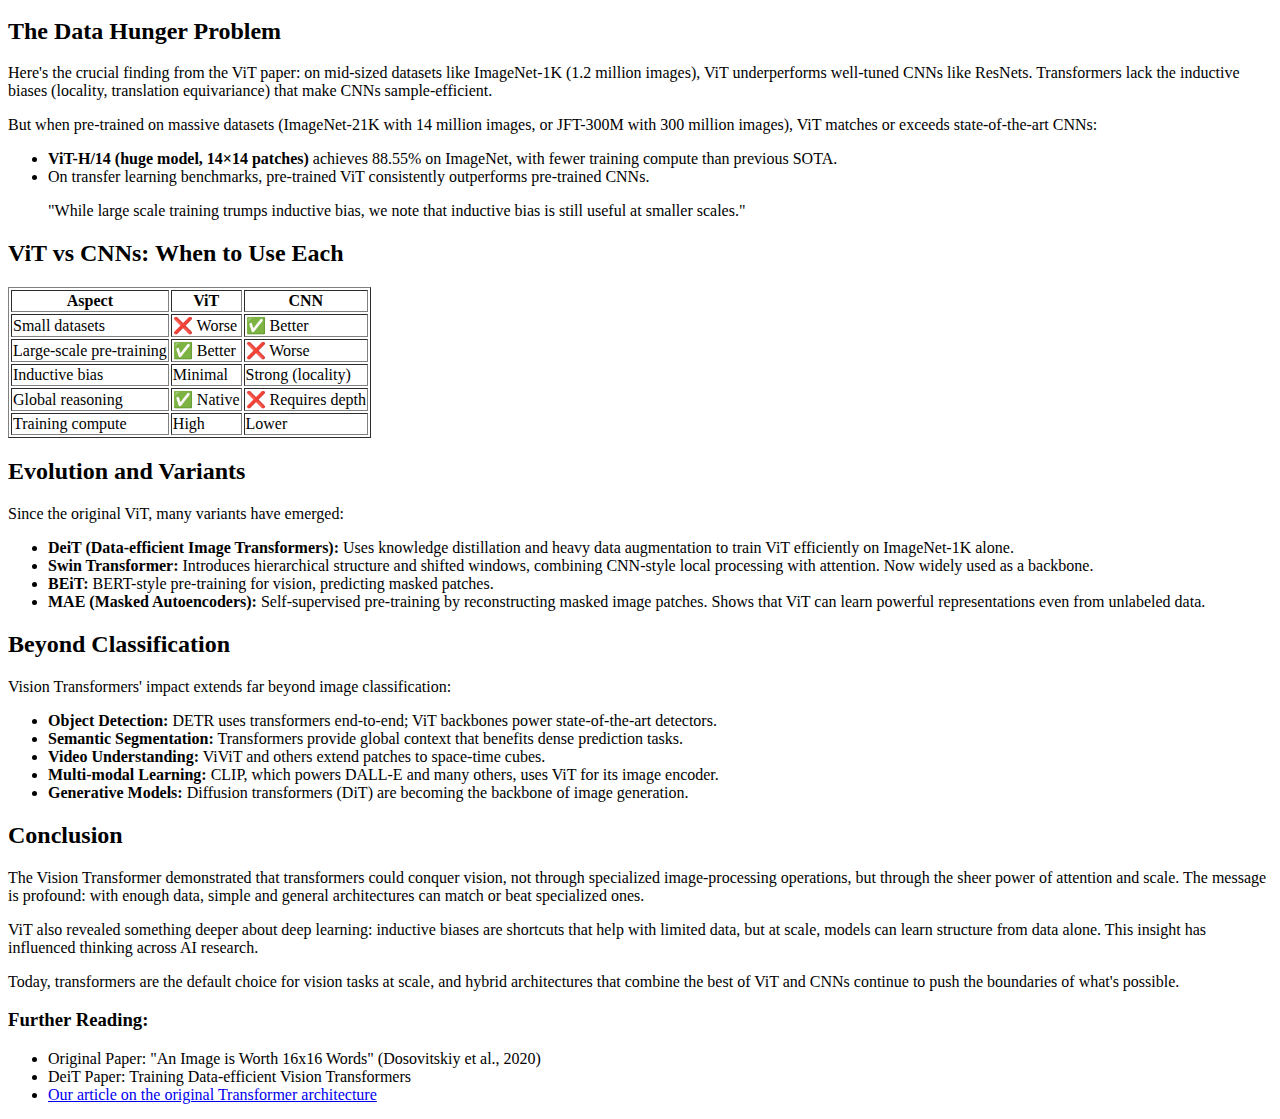
<file: lab_1/blogwebsite/vision-transformer.html>
<!doctype html>
<html lang="en">
  <head>
    <meta charset="UTF-8" />
    <meta name="viewport" content="width=device-width, initial-scale=1.0" />
    <title>Vision Transformer (ViT)</title>
  </head>
  <body>
    <h1>Vision Transformer (ViT)</h1>
    <p><a href="index.html">← Back to Home</a></p>

    <p>
      What if we treated images like sentences? In 2020, Google researchers
      asked this question and created the Vision Transformer – proving that the
      attention mechanism could match or beat convolutional neural networks at
      their own game.
    </p>

    <h2>The Reign of Convolutional Neural Networks</h2>
    <p>
      Since AlexNet's breakthrough in 2012, Convolutional Neural Networks (CNNs)
      have dominated computer vision. The key insight of CNNs is that images
      have local structure – nearby pixels are more related than distant ones.
      Convolutions exploit this by:
    </p>

    <ul>
      <li>
        <strong>Local connectivity:</strong> Each neuron only sees a small patch
        of the input
      </li>
      <li>
        <strong>Weight sharing:</strong> The same filter is applied across the
        entire image
      </li>
      <li>
        <strong>Translation equivariance:</strong> A cat is a cat regardless of
        where it appears in the image
      </li>
    </ul>

    <p>
      These inductive biases made CNNs incredibly sample-efficient. They could
      learn from relatively small datasets because the architecture already
      "knows" that images have spatial structure.
    </p>

    <p>
      But this strength is also a limitation. CNNs build up global understanding
      gradually, through many layers of local operations. What if we could let
      every part of the image interact with every other part directly?
    </p>

    <h2>Enter the Vision Transformer</h2>

    <p>
      The Vision Transformer (ViT), introduced in the paper "An Image is Worth
      16x16 Words," applies the Transformer architecture to images with minimal
      modifications. The key innovation is elegant: treat image patches as
      tokens.
    </p>

    <p>
      <strong>💡 The Core Idea:</strong> Split an image into fixed-size patches
      (e.g., 16×16 pixels). Flatten each patch into a vector. These patch
      vectors become the "tokens" that the transformer processes, just like
      words in a sentence.
    </p>

    <h2>How ViT Works</h2>

    <h3>1. Patch Embedding</h3>
    <p>
      Given an image of size H × W × C (height, width, channels), we split it
      into N patches of size P × P:
    </p>

    <pre>
N = (H × W) / P²

For a 224×224 image with 16×16 patches:
N = (224 × 224) / (16 × 16) = 196 patches</pre
    >

    <p>
      Each patch is then flattened into a vector of size P² × C = 16 × 16 × 3 =
      768 dimensions (for RGB images). A linear projection maps this to the
      model's hidden dimension D:
    </p>

    <pre>x_patch ∈ ℝ^(P²·C) → z ∈ ℝ^D</pre>

    <h3>2. Position Embeddings</h3>
    <p>
      Unlike text, patches have 2D spatial relationships. ViT uses learned 1D
      position embeddings – each position gets a learnable vector that's added
      to the patch embedding. Interestingly, the model learns 2D spatial
      relationships from these 1D embeddings during training.
    </p>

    <h3>3. The [CLS] Token</h3>
    <p>
      Borrowing from BERT, ViT prepends a special classification token to the
      sequence. After passing through the transformer, this token's
      representation is used for classification. This is elegant: the [CLS]
      token learns to aggregate information from all patches through attention.
    </p>

    <pre>
z_0 = [x_class; x_1E; x_2E; ...; x_NE] + E_pos

where:
- x_class: learnable [CLS] token
- x_nE: patch embeddings (E is the projection matrix)
- E_pos: position embeddings</pre
    >

    <h3>4. Transformer Encoder</h3>
    <p>
      The sequence of patch embeddings (plus the [CLS] token) is fed into a
      standard transformer encoder – the same architecture from "Attention Is
      All You Need." Each layer consists of:
    </p>

    <ol>
      <li>Multi-head self-attention</li>
      <li>MLP (feed-forward network)</li>
      <li>Layer normalization (applied before each block)</li>
      <li>Residual connections</li>
    </ol>

    <h3>5. Classification Head</h3>
    <p>
      The final [CLS] token representation goes through a simple MLP head to
      produce class predictions.
    </p>

    <h2>What ViT Learns</h2>

    <p>
      Researchers have analyzed what ViT learns, revealing fascinating patterns:
    </p>

    <ul>
      <li>
        <strong>Learned positional embeddings:</strong> The position embeddings
        show clear 2D spatial structure, with nearby positions having similar
        embeddings.
      </li>
      <li>
        <strong>Global attention from the start:</strong> Unlike CNNs that build
        up receptive fields gradually, even early ViT layers can attend
        globally. Some heads specialize in local patterns, others in global
        ones.
      </li>
      <li>
        <strong>Attention distance grows with depth:</strong> Early layers
        attend more locally on average, while later layers have larger mean
        attention distances.
      </li>
    </ul>

    <p>
      <strong>🔬 Attention Maps:</strong> Visualizing attention weights shows
      that ViT learns meaningful patterns. Attention often focuses on
      semantically relevant regions – the model "looks at" the dog when
      classifying dog images, even without explicit supervision.
    </p>

    <h2>The Data Hunger Problem</h2>

    <p>
      Here's the crucial finding from the ViT paper: on mid-sized datasets like
      ImageNet-1K (1.2 million images), ViT underperforms well-tuned CNNs like
      ResNets. Transformers lack the inductive biases (locality, translation
      equivariance) that make CNNs sample-efficient.
    </p>

    <p>
      But when pre-trained on massive datasets (ImageNet-21K with 14 million
      images, or JFT-300M with 300 million images), ViT matches or exceeds
      state-of-the-art CNNs:
    </p>

    <ul>
      <li>
        <strong>ViT-H/14 (huge model, 14×14 patches)</strong> achieves 88.55% on
        ImageNet, with fewer training compute than previous SOTA.
      </li>
      <li>
        On transfer learning benchmarks, pre-trained ViT consistently
        outperforms pre-trained CNNs.
      </li>
    </ul>

    <blockquote>
      "While large scale training trumps inductive bias, we note that inductive
      bias is still useful at smaller scales."
    </blockquote>

    <h2>ViT vs CNNs: When to Use Each</h2>

    <table border="1">
      <thead>
        <tr>
          <th>Aspect</th>
          <th>ViT</th>
          <th>CNN</th>
        </tr>
      </thead>
      <tbody>
        <tr>
          <td>Small datasets</td>
          <td>❌ Worse</td>
          <td>✅ Better</td>
        </tr>
        <tr>
          <td>Large-scale pre-training</td>
          <td>✅ Better</td>
          <td>❌ Worse</td>
        </tr>
        <tr>
          <td>Inductive bias</td>
          <td>Minimal</td>
          <td>Strong (locality)</td>
        </tr>
        <tr>
          <td>Global reasoning</td>
          <td>✅ Native</td>
          <td>❌ Requires depth</td>
        </tr>
        <tr>
          <td>Training compute</td>
          <td>High</td>
          <td>Lower</td>
        </tr>
      </tbody>
    </table>

    <h2>Evolution and Variants</h2>

    <p>Since the original ViT, many variants have emerged:</p>

    <ul>
      <li>
        <strong>DeiT (Data-efficient Image Transformers):</strong> Uses
        knowledge distillation and heavy data augmentation to train ViT
        efficiently on ImageNet-1K alone.
      </li>
      <li>
        <strong>Swin Transformer:</strong> Introduces hierarchical structure and
        shifted windows, combining CNN-style local processing with attention.
        Now widely used as a backbone.
      </li>
      <li>
        <strong>BEiT:</strong> BERT-style pre-training for vision, predicting
        masked patches.
      </li>
      <li>
        <strong>MAE (Masked Autoencoders):</strong> Self-supervised pre-training
        by reconstructing masked image patches. Shows that ViT can learn
        powerful representations even from unlabeled data.
      </li>
    </ul>

    <h2>Beyond Classification</h2>

    <p>Vision Transformers' impact extends far beyond image classification:</p>

    <ul>
      <li>
        <strong>Object Detection:</strong> DETR uses transformers end-to-end;
        ViT backbones power state-of-the-art detectors.
      </li>
      <li>
        <strong>Semantic Segmentation:</strong> Transformers provide global
        context that benefits dense prediction tasks.
      </li>
      <li>
        <strong>Video Understanding:</strong> ViViT and others extend patches to
        space-time cubes.
      </li>
      <li>
        <strong>Multi-modal Learning:</strong> CLIP, which powers DALL-E and
        many others, uses ViT for its image encoder.
      </li>
      <li>
        <strong>Generative Models:</strong> Diffusion transformers (DiT) are
        becoming the backbone of image generation.
      </li>
    </ul>

    <h2>Conclusion</h2>

    <p>
      The Vision Transformer demonstrated that transformers could conquer
      vision, not through specialized image-processing operations, but through
      the sheer power of attention and scale. The message is profound: with
      enough data, simple and general architectures can match or beat
      specialized ones.
    </p>

    <p>
      ViT also revealed something deeper about deep learning: inductive biases
      are shortcuts that help with limited data, but at scale, models can learn
      structure from data alone. This insight has influenced thinking across AI
      research.
    </p>

    <p>
      Today, transformers are the default choice for vision tasks at scale, and
      hybrid architectures that combine the best of ViT and CNNs continue to
      push the boundaries of what's possible.
    </p>

    <h3>Further Reading:</h3>
    <ul>
      <li>
        Original Paper: "An Image is Worth 16x16 Words" (Dosovitskiy et al.,
        2020)
      </li>
      <li>DeiT Paper: Training Data-efficient Vision Transformers</li>
      <li>
        <a href="attention-is-all-you-need.html"
          >Our article on the original Transformer architecture</a
        >
      </li>
    </ul>
  </body>
</html>
</file>
<file: lab_2/claculator/styles.css>
body {
    font-family: Arial, sans-serif;
    display: flex;
    justify-content: center;
    align-items: center;
    min-height: 100vh;
    margin: 0;
    background: #f5f5f5;
}

    display: flex;
    gap: 20px;
}

.history-container {
    width: 250px;
    background: #fff;
    padding: 15px;
    border-radius: 8px;
}

.history-container h3 {
    margin: 0 0 10px;
}

#history-list {
    list-style: none;
    padding: 0;
    margin: 0;
    max-height: 300px;
    overflow-y: auto;
}

#history-list li {
    padding: 8px;
    margin-bottom: 5px;
    background: #f9f9f9;
    border-radius: 4px;
}

.calculator {
    width: 300px;
    background: #fff;
    padding: 20px;
    border-radius: 8px;
}

.display {
    width: 100%;
    height: 50px;
    text-align: right;
    font-size: 1.5rem;
    padding: 10px;
    margin-bottom: 15px;
    border: 1px solid #ddd;
    border-radius: 4px;
}

.buttons {
    display: grid;
    grid-template-columns: repeat(4, 1fr);
    gap: 8px;
}

.button {
    padding: 20px;
    font-size: 1.2rem;
    border: none;
    border-radius: 4px;
    cursor: pointer;
    background: #e0e0e0;
}

.button.operator {
    background: #ff9800;
    color: white;
}

.button.clear {
    background: #f44336;
    color: white;
}

.button.equal {
    background: #4caf50;
    color: white;
}
</file>
<file: lab_1/portfolio/styles.css>
/* Reset and Base Styles */
* {
    margin: 0;
    padding: 0;
    box-sizing: border-box;
}

body {
    font-family: 'Segoe UI', Tahoma, Geneva, Verdana, sans-serif;
    line-height: 1.6;
    color: #333;
    background-color: #f5f5f5;
}

a {
    text-decoration: none;
    color: #2563eb;
}

a:hover {
    color: #1d4ed8;
}

ul {
    list-style: none;
}

/* Header & Navigation */
header {
    background-color: #1e293b;
    padding: 1rem 0;
    position: fixed;
    width: 100%;
    top: 0;
    z-index: 100;
}

nav {
    max-width: 1200px;
    margin: 0 auto;
    padding: 0 2rem;
    display: flex;
    justify-content: space-between;
    align-items: center;
}

.logo {
    color: #fff;
    font-size: 1.5rem;
    font-weight: bold;
}

.nav-links {
    display: flex;
    gap: 2rem;
}

.nav-links a {
    color: #cbd5e1;
    font-weight: 500;
}

.nav-links a:hover {
    color: #fff;
}

/* Hero Section */
#hero {
    background: linear-gradient(135deg, #1e293b 0%, #334155 100%);
    color: #fff;
    min-height: 100vh;
    display: flex;
    align-items: center;
    justify-content: center;
    text-align: center;
    padding: 6rem 2rem 4rem;
}

.hero-content h1 {
    font-size: 3rem;
    margin-bottom: 1rem;
}

.tagline {
    font-size: 1.25rem;
    color: #94a3b8;
    margin-bottom: 0.5rem;
}

.subtitle {
    font-size: 1rem;
    color: #64748b;
    margin-bottom: 2rem;
}

.hero-buttons {
    display: flex;
    gap: 1rem;
    justify-content: center;
}

.btn {
    padding: 0.75rem 1.5rem;
    border-radius: 6px;
    font-weight: 600;
    display: inline-block;
}

.btn-primary {
    background-color: #2563eb;
    color: #fff;
}

.btn-primary:hover {
    background-color: #1d4ed8;
    color: #fff;
}

.btn-secondary {
    background-color: transparent;
    color: #fff;
    border: 2px solid #fff;
}

.btn-secondary:hover {
    background-color: #fff;
    color: #1e293b;
}

/* Section Styles */
section {
    padding: 4rem 2rem;
    max-width: 1200px;
    margin: 0 auto;
}

section h2 {
    font-size: 2rem;
    text-align: center;
    margin-bottom: 2rem;
    color: #1e293b;
}

/* About Section */
#about {
    background-color: #fff;
}

.about-content {
    max-width: 800px;
    margin: 0 auto;
}

.about-content p {
    margin-bottom: 1rem;
    text-align: justify;
}

/* Skills Section */
#skills {
    background-color: #f5f5f5;
}

.skills-container {
    display: flex;
    flex-wrap: wrap;
    gap: 2rem;
    justify-content: center;
}

.skill-category {
    background-color: #fff;
    padding: 1.5rem;
    border-radius: 8px;
    min-width: 250px;
    box-shadow: 0 2px 4px rgba(0, 0, 0, 0.1);
}

.skill-category h3 {
    color: #2563eb;
    margin-bottom: 1rem;
    font-size: 1.1rem;
}

.skill-category ul {
    display: flex;
    flex-direction: column;
    gap: 0.5rem;
}

.skill-category li {
    padding: 0.5rem;
    background-color: #f1f5f9;
    border-radius: 4px;
    text-align: center;
}

/* Experience Section */
#experience {
    background-color: #fff;
}

.experience-container {
    display: flex;
    flex-direction: column;
    gap: 2rem;
    max-width: 800px;
    margin: 0 auto;
}

.experience-item {
    padding: 1.5rem;
    border-left: 4px solid #2563eb;
    background-color: #f8fafc;
    border-radius: 0 8px 8px 0;
}

.experience-item h3 {
    color: #1e293b;
    margin-bottom: 0.5rem;
}

.experience-item .company {
    color: #2563eb;
    font-weight: 600;
    margin-bottom: 0.25rem;
}

.experience-item .duration {
    color: #64748b;
    font-size: 0.9rem;
    margin-bottom: 0.5rem;
}

.experience-item .description {
    color: #475569;
}

/* Education Section */
#education {
    background-color: #f5f5f5;
}

.education-item {
    max-width: 800px;
    margin: 0 auto;
    text-align: center;
    padding: 2rem;
    background-color: #fff;
    border-radius: 8px;
    box-shadow: 0 2px 4px rgba(0, 0, 0, 0.1);
}

.education-item h3 {
    color: #1e293b;
    margin-bottom: 0.5rem;
}

.education-item .institution {
    color: #2563eb;
    font-weight: 600;
    margin-bottom: 0.25rem;
}

.education-item .duration {
    color: #64748b;
}

/* Contact Section */
#contact {
    background-color: #1e293b;
    color: #fff;
}

#contact h2 {
    color: #fff;
}

.contact-container {
    display: flex;
    flex-wrap: wrap;
    gap: 2rem;
    justify-content: center;
}

.contact-item {
    text-align: center;
    min-width: 200px;
}

.contact-item h3 {
    color: #94a3b8;
    font-size: 0.9rem;
    margin-bottom: 0.5rem;
    text-transform: uppercase;
}

.contact-item p {
    color: #fff;
}

.contact-item a {
    color: #60a5fa;
}

.contact-item a:hover {
    color: #93c5fd;
}

/* Footer */
footer {
    background-color: #0f172a;
    color: #64748b;
    text-align: center;
    padding: 1.5rem;
}

/* Responsive Design */
@media (max-width: 768px) {
    .nav-links {
        display: none;
    }

    .hero-content h1 {
        font-size: 2rem;
    }

    .tagline {
        font-size: 1rem;
    }

    .hero-buttons {
        flex-direction: column;
        align-items: center;
    }

    .skills-container {
        flex-direction: column;
        align-items: center;
    }

    .contact-container {
        flex-direction: column;
        align-items: center;
    }
}
</file>
